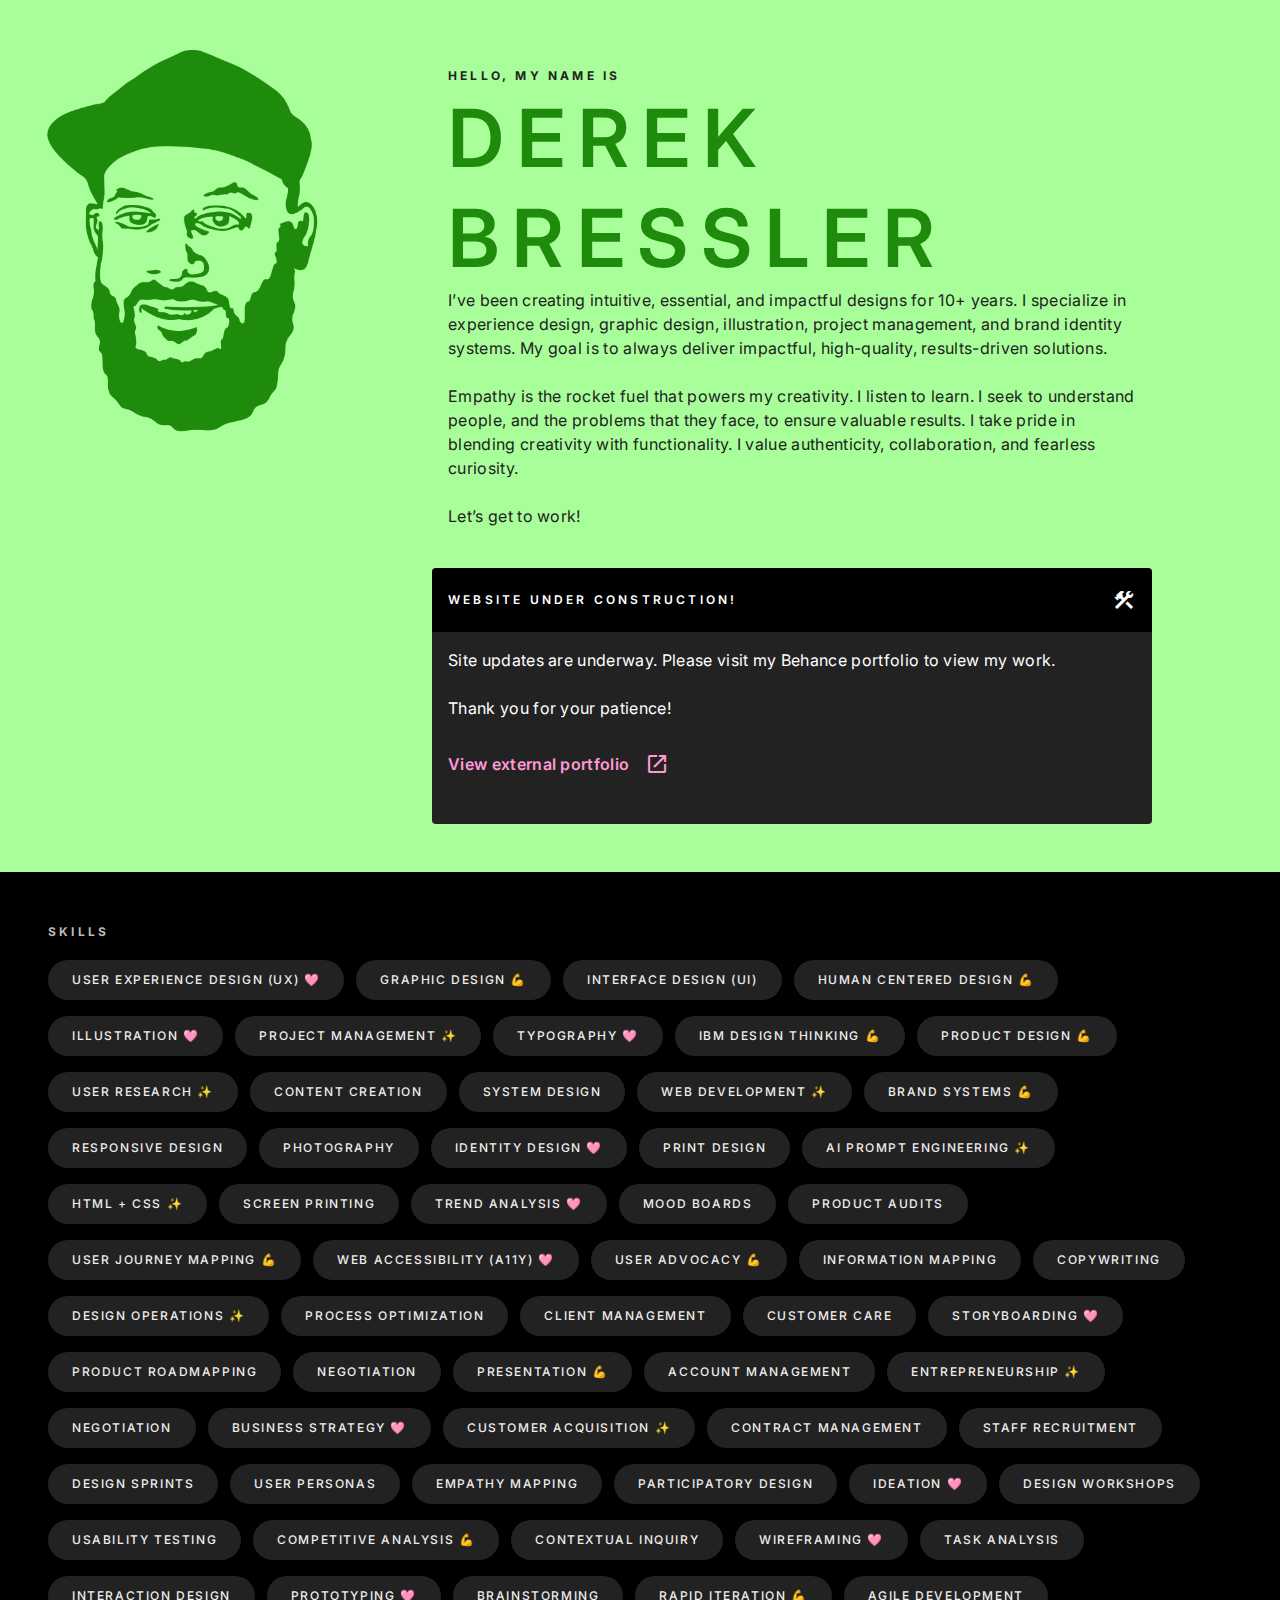
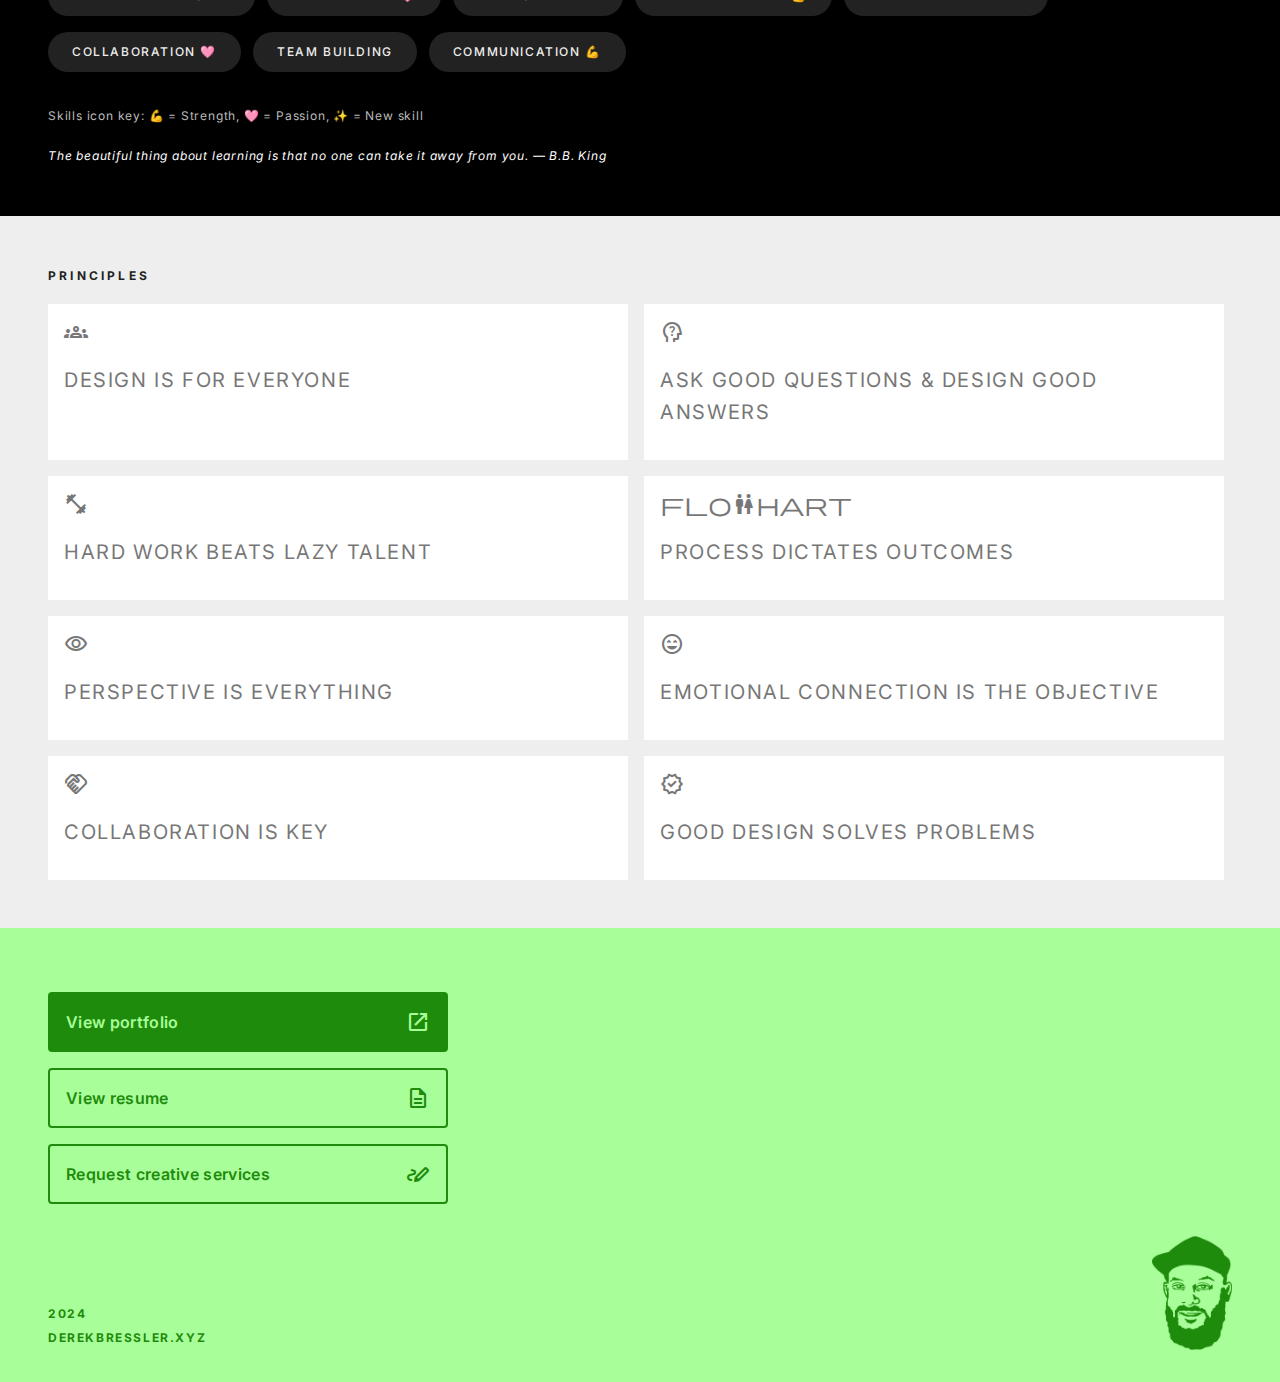
<file: index.html>
<!DOCTYPE html>

<html lang="en">

<head>

    <meta charset="UTF-8">
    <!-- browser page title -->
    <title>DB XYZ</title>
    <!-- browser page icon -->
    <link rel="icon" href="imgs/favicon.ico" type="image/x-icon">
    <!-- css -->
    <link rel="stylesheet" href="styles/xyz.css">
    <!-- google fonts -->
    <link rel="preconnect" href="https://fonts.googleapis.com">
    <link rel="preconnect" href="https://fonts.gstatic.com" crossorigin>
    <link href="https://fonts.googleapis.com/css2?family=Inter:ital,opsz,wght@0,14..32,100..900;1,14..32,100..900&display=swap" rel="stylesheet">
    <!-- google material icons -->
    <link href="https://fonts.googleapis.com/css2?family=Material+Symbols+Outlined&display=block" rel="stylesheet">
    <!-- meta site info -->
    <meta name="viewport" content="width=device-width, initial-scale=1.0">
    <meta name="author" content="Derek Bressler">
    <meta name="description" content="Personal website for Derek Bressler, creative professional, UX designer, illustrator, brand identity designer">
    <meta name="keywords" content="HTML, CSS, JavaScript, poertfolio, design, illustration, creative professional, Derek Bressler">

</head>

<body>

    <!-- intro -->
    <div class="intro xs">

        <div class="intro_img_container xs">
            <img src="imgs/DB-face-lrg.png" alt="illustration of Derek wearing a hat">
        </div>

        <div class="intro_content_container xs">

            <div class="intro_txt_container xs">

                <p class="section_txt">Hello, my name is</p>
                
                <p class="title_txt xs">
                    DEREK
                    <br> 
                    BRESSLER
                </p>
                    
                <p>
                    I’ve been creating intuitive, essential, and impactful designs for 10+ years. I specialize in experience design, graphic design, illustration, project management, and brand identity systems. My goal is to always deliver impactful, high-quality, results-driven solutions. 
                    <br>
                    <br>
                    Empathy is the rocket fuel that powers my creativity. I listen to learn. I seek to understand people, and the problems that they face, to ensure valuable results. I take pride in blending creativity with functionality. I value authenticity, collaboration, and fearless curiosity. 
                    <br>
                    <br>
                    Let’s get to work!
                    <br>
                    <br>
                </p>
    
            </div>

            <!-- alert -->
            <div class="inline_alert">
    
                <div class="alert_title">

                    <p class="alert_txt_title">Website under construction!</p>

                    <span class="material-symbols-outlined">construction</span>

                </div>

                <div class="alert_body">

                    <p class="alert_txt">
                        Site updates are underway. Please visit my Behance portfolio to view my work.
                        <br><br>
                        Thank you for your patience!
                    </p>

                    <a href="https://www.behance.net/dbressler" class="btn link melon">
                        View external portfolio
                        <span class="material-symbols-outlined">open_in_new</span>
                    </a>

                </div>

            </div>

        </div>

    </div>

    <div class="intro def"> 

        <div class="intro_img_container">
            <img src="imgs/DB-face-lrg.png" alt="illustration of Derek wearing a hat">
        </div>

        <div class="vertical_bar"></div>

        <div class="intro_content_container">

            <div class="intro_txt_container">

                <p class="section_txt">Hello, my name is</p>
                
                <p class="title_txt">
                    DEREK
                    <br> 
                    BRESSLER
                </p>
                    
                <p>
                    I’ve been creating intuitive, essential, and impactful designs for 10+ years. I specialize in experience design, graphic design, illustration, project management, and brand identity systems. My goal is to always deliver impactful, high-quality, results-driven solutions. 
                    <br>
                    <br>
                    Empathy is the rocket fuel that powers my creativity. I listen to learn. I seek to understand people, and the problems that they face, to ensure valuable results. I take pride in blending creativity with functionality. I value authenticity, collaboration, and fearless curiosity. 
                    <br>
                    <br>
                    Let’s get to work!
                    <br>
                    <br>
                </p>
    
            </div>

            <!-- alert -->
            <div class="inline_alert">
    
                <div class="alert_title">

                    <p class="alert_txt_title">Website under construction!</p>

                    <span class="material-symbols-outlined">construction</span>

                </div>

                <div class="alert_body">

                    <p class="alert_txt">
                        Site updates are underway. Please visit my Behance portfolio to view my work.
                        <br><br>
                        Thank you for your patience!
                    </p>

                    <a href="https://www.behance.net/dbressler" class="btn link melon">
                        View external portfolio
                        <span class="material-symbols-outlined">open_in_new</span>
                    </a>

                </div>

            </div>

        </div>

    </div>

    <div class="intro xl">

        <div class="intro_img_container xl">
            <img src="imgs/DB-face-lrg.png" alt="illustration of Derek wearing a hat">
        </div>

        <div class="vertical_bar xl"></div>

        <div class="intro_content_container xl">

            <div class="intro_txt_container xl">

                <p class="section_txt">Hello, my name is</p>
                
                <p class="title_txt xl">
                    DEREK
                    <br> 
                    BRESSLER
                </p>
                    
                <p>
                    I’ve been creating intuitive, essential, and impactful designs for 10+ years. I specialize in experience design, graphic design, illustration, project management, and brand identity systems. My goal is to always deliver impactful, high-quality, results-driven solutions. 
                    <br>
                    <br>
                    Empathy is the rocket fuel that powers my creativity. I listen to learn. I seek to understand people, and the problems that they face, to ensure valuable results. I take pride in blending creativity with functionality. I value authenticity, collaboration, and fearless curiosity. 
                    <br>
                    <br>
                    Let’s get to work!
                    <br>
                    <br>
                </p>
    
            </div>

            <!-- alert -->
            <div class="inline_alert">
    
                <div class="alert_title">

                    <p class="alert_txt_title">Website under construction!</p>

                    <span class="material-symbols-outlined">construction</span>

                </div>

                <div class="alert_body">

                    <p class="alert_txt">
                        Site updates are underway. Please visit my Behance portfolio to view my work.
                        <br><br>
                        Thank you for your patience!
                    </p>

                    <a href="https://www.behance.net/dbressler" class="btn link melon">
                        View external portfolio
                        <span class="material-symbols-outlined">open_in_new</span>
                    </a>

                </div>

            </div>

        </div>

    </div>

    <!-- portfolio -->
    <!-- wip -->

    <!-- skills --> 

    <div class="skills_container_stacked">

        <p class="section_txt light">Skills</p> 

        <div class="skill_pill">
            <p class="skill_item">User Experience Design (UX) 🩷</p> 
        </div>

        <div class="skill_pill">
            <p class="skill_item">Graphic Design 💪</p> 
        </div>

        <div class="skill_pill">
            <p class="skill_item">Interface Design (UI)</p> 
        </div>

        <div class="skill_pill">
            <p class="skill_item">Human Centered Design 💪</p> 
        </div>

        <div class="skill_pill">
            <p class="skill_item">Illustration 🩷</p> 
        </div>

        <div class="skill_pill">
            <p class="skill_item">Project Management ✨</p> 
        </div>

        <div class="skill_pill">
            <p class="skill_item">Typography 🩷</p> 
        </div>

        <div class="skill_pill">
            <p class="skill_item">IBM Design Thinking 💪</p> 
        </div>

        <div class="skill_pill">
            <p class="skill_item">Product Design 💪</p> 
        </div>

        <div class="skill_pill">
            <p class="skill_item">User Research ✨</p> 
        </div>

        <div class="skill_pill">
            <p class="skill_item">Content Creation</p> 
        </div>

        <div class="skill_pill">
            <p class="skill_item">System Design</p> 
        </div>

        <div class="skill_pill">
            <p class="skill_item">Web Development ✨</p> 
        </div>

        <div class="skill_pill">
            <p class="skill_item">Brand Systems 💪</p> 
        </div>

        <div class="skill_pill">
            <p class="skill_item">Responsive design</p> 
        </div>

        <div class="skill_pill">
            <p class="skill_item">Photography</p> 
        </div>

        <div class="skill_pill">
            <p class="skill_item">Identity Design 🩷</p> 
        </div>

        <div class="skill_pill">
            <p class="skill_item">Print Design</p> 
        </div>

        <div class="skill_pill">
            <p class="skill_item">AI Prompt Engineering ✨</p> 
        </div>

        <div class="skill_pill">
            <p class="skill_item">HTML + CSS ✨</p> 
        </div>

        <div class="skill_pill">
            <p class="skill_item">Screen printing</p> 
        </div>

        <div class="skill_pill">
            <p class="skill_item">Trend Analysis 🩷</p> 
        </div>

        <div class="skill_pill">
            <p class="skill_item">Mood boards</p> 
        </div>

        <div class="skill_pill">
            <p class="skill_item">Product Audits</p> 
        </div>

        <div class="skill_pill">
            <p class="skill_item">User journey mapping 💪</p> 
        </div>

        <div class="skill_pill">
            <p class="skill_item">Web Accessibility (A11Y) 🩷</p> 
        </div>

        <div class="skill_pill">
            <p class="skill_item">User advocacy 💪</p> 
        </div>

        <div class="skill_pill">
            <p class="skill_item">Information Mapping</p> 
        </div>

        <div class="skill_pill">
            <p class="skill_item">Copywriting</p> 
        </div>

        <div class="skill_pill">
            <p class="skill_item">Design Operations ✨</p> 
        </div>

        <div class="skill_pill">
            <p class="skill_item">Process Optimization</p> 
        </div>

        <div class="skill_pill">
            <p class="skill_item">Client management</p> 
        </div>

        <div class="skill_pill">
            <p class="skill_item">Customer care</p> 
        </div>

        <div class="skill_pill">
            <p class="skill_item">Storyboarding 🩷</p> 
        </div>

        <div class="skill_pill">
            <p class="skill_item">Product roadmapping</p> 
        </div>

        <div class="skill_pill">
            <p class="skill_item">Negotiation</p> 
        </div>

        <div class="skill_pill">
            <p class="skill_item">Presentation 💪</p> 
        </div>

        <div class="skill_pill">
            <p class="skill_item">Account management</p> 
        </div>

        <div class="skill_pill">
            <p class="skill_item">Entrepreneurship ✨</p> 
        </div>

        <div class="skill_pill">
            <p class="skill_item">Negotiation</p> 
        </div>

        <div class="skill_pill">
            <p class="skill_item">Business strategy 🩷</p> 
        </div>

        <div class="skill_pill">
            <p class="skill_item">Customer acquisition ✨</p> 
        </div>

        <div class="skill_pill">
            <p class="skill_item">Contract management</p> 
        </div>

        <div class="skill_pill">
            <p class="skill_item">Staff recruitment</p> 
        </div>

        <div class="skill_pill">
            <p class="skill_item">Design sprints</p> 
        </div>

        <div class="skill_pill">
            <p class="skill_item">User personas</p> 
        </div>

        <div class="skill_pill">
            <p class="skill_item">Empathy mapping</p> 
        </div>

        <div class="skill_pill">
            <p class="skill_item">Participatory design</p> 
        </div>

        <div class="skill_pill">
            <p class="skill_item">Ideation 🩷</p> 
        </div>

        <div class="skill_pill">
            <p class="skill_item">Design workshops</p> 
        </div>

        <div class="skill_pill">
            <p class="skill_item">Usability testing</p> 
        </div>

        <div class="skill_pill">
            <p class="skill_item">Competitive analysis 💪</p> 
        </div>

        <div class="skill_pill">
            <p class="skill_item">Contextual inquiry</p> 
        </div>

        <div class="skill_pill">
            <p class="skill_item">Wireframing 🩷</p> 
        </div>

        <div class="skill_pill">
            <p class="skill_item">Task analysis</p> 
        </div>

        <div class="skill_pill">
            <p class="skill_item">Interaction Design</p> 
        </div>

        <div class="skill_pill">
            <p class="skill_item">Prototyping 🩷</p> 
        </div>

        <div class="skill_pill">
            <p class="skill_item">Brainstorming</p> 
        </div>

        <div class="skill_pill">
            <p class="skill_item">Rapid iteration 💪</p> 
        </div>

        <div class="skill_pill">
            <p class="skill_item">Agile development</p> 
        </div>

        <div class="skill_pill">
            <p class="skill_item">Collaboration 🩷</p> 
        </div>

        <div class="skill_pill">
            <p class="skill_item">Team building</p> 
        </div>

        <div class="skill_pill">
            <p class="skill_item">Communication 💪</p> 
        </div>

        <p class="skill_key">
            Skills icon key: 💪 = Strength, 🩷 = Passion, ✨ = New skill
        </p>
        
        <p class="skill_quote">
            The beautiful thing about learning is that no one can take it away from you. — B.B. King
        </p>

    </div>

    <div class="skills_container_wide">

        <p class="section_txt light">Skills</p> 

        <div class="skill_pill">
            <p class="skill_item">User Experience Design (UX) 🩷</p> 
        </div>

        <div class="skill_pill">
            <p class="skill_item">Graphic Design 💪</p> 
        </div>

        <div class="skill_pill">
            <p class="skill_item">Interface Design (UI)</p> 
        </div>

        <div class="skill_pill">
            <p class="skill_item">Human Centered Design 💪</p> 
        </div>

        <div class="skill_pill">
            <p class="skill_item">Illustration 🩷</p> 
        </div>

        <div class="skill_pill">
            <p class="skill_item">Project Management ✨</p> 
        </div>

        <div class="skill_pill">
            <p class="skill_item">Typography 🩷</p> 
        </div>

        <div class="skill_pill">
            <p class="skill_item">IBM Design Thinking 💪</p> 
        </div>

        <div class="skill_pill">
            <p class="skill_item">Product Design 💪</p> 
        </div>

        <div class="skill_pill">
            <p class="skill_item">User Research ✨</p> 
        </div>

        <div class="skill_pill">
            <p class="skill_item">Content Creation</p> 
        </div>

        <div class="skill_pill">
            <p class="skill_item">System Design</p> 
        </div>

        <div class="skill_pill">
            <p class="skill_item">Web Development ✨</p> 
        </div>

        <div class="skill_pill">
            <p class="skill_item">Brand Systems 💪</p> 
        </div>

        <div class="skill_pill">
            <p class="skill_item">Responsive design</p> 
        </div>

        <div class="skill_pill">
            <p class="skill_item">Photography</p> 
        </div>

        <div class="skill_pill">
            <p class="skill_item">Identity Design 🩷</p> 
        </div>

        <div class="skill_pill">
            <p class="skill_item">Print Design</p> 
        </div>

        <div class="skill_pill">
            <p class="skill_item">AI Prompt Engineering ✨</p> 
        </div>

        <div class="skill_pill">
            <p class="skill_item">HTML + CSS ✨</p> 
        </div>

        <div class="skill_pill">
            <p class="skill_item">Screen printing</p> 
        </div>

        <div class="skill_pill">
            <p class="skill_item">Trend Analysis 🩷</p> 
        </div>

        <div class="skill_pill">
            <p class="skill_item">Mood boards</p> 
        </div>

        <div class="skill_pill">
            <p class="skill_item">Product Audits</p> 
        </div>

        <div class="skill_pill">
            <p class="skill_item">User journey mapping 💪</p> 
        </div>

        <div class="skill_pill">
            <p class="skill_item">Web Accessibility (A11Y) 🩷</p> 
        </div>

        <div class="skill_pill">
            <p class="skill_item">User advocacy 💪</p> 
        </div>

        <div class="skill_pill">
            <p class="skill_item">Information Mapping</p> 
        </div>

        <div class="skill_pill">
            <p class="skill_item">Copywriting</p> 
        </div>

        <div class="skill_pill">
            <p class="skill_item">Design Operations ✨</p> 
        </div>

        <div class="skill_pill">
            <p class="skill_item">Process Optimization</p> 
        </div>

        <div class="skill_pill">
            <p class="skill_item">Client management</p> 
        </div>

        <div class="skill_pill">
            <p class="skill_item">Customer care</p> 
        </div>

        <div class="skill_pill">
            <p class="skill_item">Storyboarding 🩷</p> 
        </div>

        <div class="skill_pill">
            <p class="skill_item">Product roadmapping</p> 
        </div>

        <div class="skill_pill">
            <p class="skill_item">Negotiation</p> 
        </div>

        <div class="skill_pill">
            <p class="skill_item">Presentation 💪</p> 
        </div>

        <div class="skill_pill">
            <p class="skill_item">Account management</p> 
        </div>

        <div class="skill_pill">
            <p class="skill_item">Entrepreneurship ✨</p> 
        </div>

        <div class="skill_pill">
            <p class="skill_item">Negotiation</p> 
        </div>

        <div class="skill_pill">
            <p class="skill_item">Business strategy 🩷</p> 
        </div>

        <div class="skill_pill">
            <p class="skill_item">Customer acquisition ✨</p> 
        </div>

        <div class="skill_pill">
            <p class="skill_item">Contract management</p> 
        </div>

        <div class="skill_pill">
            <p class="skill_item">Staff recruitment</p> 
        </div>

        <div class="skill_pill">
            <p class="skill_item">Design sprints</p> 
        </div>

        <div class="skill_pill">
            <p class="skill_item">User personas</p> 
        </div>

        <div class="skill_pill">
            <p class="skill_item">Empathy mapping</p> 
        </div>

        <div class="skill_pill">
            <p class="skill_item">Participatory design</p> 
        </div>

        <div class="skill_pill">
            <p class="skill_item">Ideation 🩷</p> 
        </div>

        <div class="skill_pill">
            <p class="skill_item">Design workshops</p> 
        </div>

        <div class="skill_pill">
            <p class="skill_item">Usability testing</p> 
        </div>

        <div class="skill_pill">
            <p class="skill_item">Competitive analysis 💪</p> 
        </div>

        <div class="skill_pill">
            <p class="skill_item">Contextual inquiry</p> 
        </div>

        <div class="skill_pill">
            <p class="skill_item">Wireframing 🩷</p> 
        </div>

        <div class="skill_pill">
            <p class="skill_item">Task analysis</p> 
        </div>

        <div class="skill_pill">
            <p class="skill_item">Interaction Design</p> 
        </div>

        <div class="skill_pill">
            <p class="skill_item">Prototyping 🩷</p> 
        </div>

        <div class="skill_pill">
            <p class="skill_item">Brainstorming</p> 
        </div>

        <div class="skill_pill">
            <p class="skill_item">Rapid iteration 💪</p> 
        </div>

        <div class="skill_pill">
            <p class="skill_item">Agile development</p> 
        </div>

        <div class="skill_pill">
            <p class="skill_item">Collaboration 🩷</p> 
        </div>

        <div class="skill_pill">
            <p class="skill_item">Team building</p> 
        </div>

        <div class="skill_pill">
            <p class="skill_item">Communication 💪</p> 
        </div>

        <p class="skill_key">
            Skills icon key: 💪 = Strength, 🩷 = Passion, ✨ = New skill
        </p>
        
        <p class="skill_quote">
            The beautiful thing about learning is that no one can take it away from you. — B.B. King
        </p>

    </div>

    <!-- priciples -->
    


    <div class="principles">

        <p class="section_txt">Principles</p>

        <div class="principles_container xs">
    
            <div class="principle xs">
                <span class="material-symbols-outlined">groups</span>
                <p class="principle_txt xs">Design is for everyone</p> 
            </div>
    
            <div class="principle xs">
                <span class="material-symbols-outlined">psychology_alt</span>
                <p class="principle_txt xs">Ask good questions & design good answers</p> 
            </div>
    
            <div class="principle xs">
                <span class="material-symbols-outlined">fitness_center</span>
                <p class="principle_txt xs">Hard work beats lazy talent</p> 
            </div>
    
            <div class="principle xs">
                <span class="material-symbols-outlined">flowchart</span>
                <p class="principle_txt xs">Process dictates outcomes</p> 
            </div>
    
            <div class="principle xs">
                <span class="material-symbols-outlined">visibility</span>
                <p class="principle_txt xs">Perspective is everything</p> 
            </div>
    
            <div class="principle xs">
                <span class="material-symbols-outlined">sentiment_very_satisfied</span>
                <p class="principle_txt xs">Emotional connection is the objective</p> 
            </div>
    
            <div class="principle xs">
                <span class="material-symbols-outlined">handshake</span>
                <p class="principle_txt xs">Collaboration is key</p> 
            </div>
    
            <div class="principle xs">
                <span class="material-symbols-outlined">verified</span>
                <p class="principle_txt xs">Good design solves problems</p> 
            </div>
    
        </div>

        <div class="principles_container def">
    
            <div class="principle def">
                <span class="material-symbols-outlined">groups</span>
                <p class="principle_txt def">Design is for everyone</p> 
            </div>
    
            <div class="principle def">
                <span class="material-symbols-outlined">psychology_alt</span>
                <p class="principle_txt def">Ask good questions & design good answers</p> 
            </div>
    
            <div class="principle def">
                <span class="material-symbols-outlined">fitness_center</span>
                <p class="principle_txt def">Hard work beats lazy talent</p> 
            </div>
    
            <div class="principle def">
                <span class="material-symbols-outlined">flowchart</span>
                <p class="principle_txt def">Process dictates outcomes</p> 
            </div>
    
            <div class="principle def">
                <span class="material-symbols-outlined">visibility</span>
                <p class="principle_txt def">Perspective is everything</p> 
            </div>
    
            <div class="principle def">
                <span class="material-symbols-outlined">sentiment_very_satisfied</span>
                <p class="principle_txt def">Emotional connection is the objective</p> 
            </div>
    
            <div class="principle def">
                <span class="material-symbols-outlined">handshake</span>
                <p class="principle_txt def">Collaboration is key</p> 
            </div>
    
            <div class="principle def">
                <span class="material-symbols-outlined">verified</span>
                <p class="principle_txt def">Good design solves problems</p> 
            </div>
    
        </div>

        <div class="principles_container xl">

            <div class="principle xl">
                <span class="material-symbols-outlined">groups</span>
                <p class="principle_txt xl">Design is for everyone</p> 
            </div>
    
            <div class="principle xl">
                <span class="material-symbols-outlined">psychology_alt</span>
                <p class="principle_txt xl">Ask good questions & design good answers</p> 
            </div>
    
            <div class="principle xl">
                <span class="material-symbols-outlined">fitness_center</span>
                <p class="principle_txt xl">Hard work beats lazy talent</p> 
            </div>
    
            <div class="principle xl">
                <span class="material-symbols-outlined">flowchart</span>
                <p class="principle_txt xl">Process dictates outcomes</p> 
            </div>
    
            <div class="principle xl">
                <span class="material-symbols-outlined">visibility</span>
                <p class="principle_txt xl">Perspective is everything</p> 
            </div>
    
            <div class="principle xl">
                <span class="material-symbols-outlined">sentiment_very_satisfied</span>
                <p class="principle_txt xl">Emotional connection is the objective</p> 
            </div>
    
            <div class="principle xl">
                <span class="material-symbols-outlined">handshake</span>
                <p class="principle_txt xl">Collaboration is key</p> 
            </div>
    
            <div class="principle xl">
                <span class="material-symbols-outlined">verified</span>
                <p class="principle_txt xl">Good design solves problems</p> 
            </div>
    
        </div>

    </div>

   

    <!-- footer -->
    <footer>

        <div class="links_container xs">

            <a href="https://www.behance.net/dbressler" class="btn fixed solid">
                View portfolio
                <span class="material-symbols-outlined">open_in_new</span>
            </a>

            <a href="resume.html" class="btn fixed outline">
                View resume
                <span class="material-symbols-outlined">description</span>
            </a> 

            <a href="https://forms.gle/qPWbSszZihrmts6C7" class="btn fixed outline">
                Request creative services
                <span class="material-symbols-outlined">stylus_note</span>
            </a>

        </div>

        <div class="links_container def">

            <a href="https://www.behance.net/dbressler" class="btn fixed solid">
                View portfolio
                <span class="material-symbols-outlined">open_in_new</span>
            </a>

            <a href="resume.html" class="btn fixed outline">
                View resume
                <span class="material-symbols-outlined">description</span>
            </a> 

            <a href="https://forms.gle/qPWbSszZihrmts6C7" class="btn fixed outline">
                Request creative services
                <span class="material-symbols-outlined">stylus_note</span>
            </a>

        </div>

        <div class="links_container xl">

            <a href="https://www.behance.net/dbressler" class="btn fixed solid">
                View portfolio
                <span class="material-symbols-outlined">open_in_new</span>
            </a>

            <a href="resume.html" class="btn fixed outline">
                View resume
                <span class="material-symbols-outlined">description</span>
            </a> 

            <a href="https://forms.gle/qPWbSszZihrmts6C7" class="btn fixed outline">
                Request creative services
                <span class="material-symbols-outlined">stylus_note</span>
            </a>

        </div>

        <div class="footer_site_details xs">

            <div class="footer_img_container xs">
                <img src="imgs/DB-face-cropped.png" alt="derek in a hat">
            </div>

            <p class="details_text xs">2024 <br> derekbressler.xyz</p>

        </div>

        <div class="footer_site_details def">

            <p class="details_text def">2024 <br> derekbressler.xyz</p>

            <div class="footer_img_container def">
                <img src="imgs/DB-face-cropped.png" alt="derek in a hat">
            </div>

        </div>

    </footer>

</body>

</html>
</file>
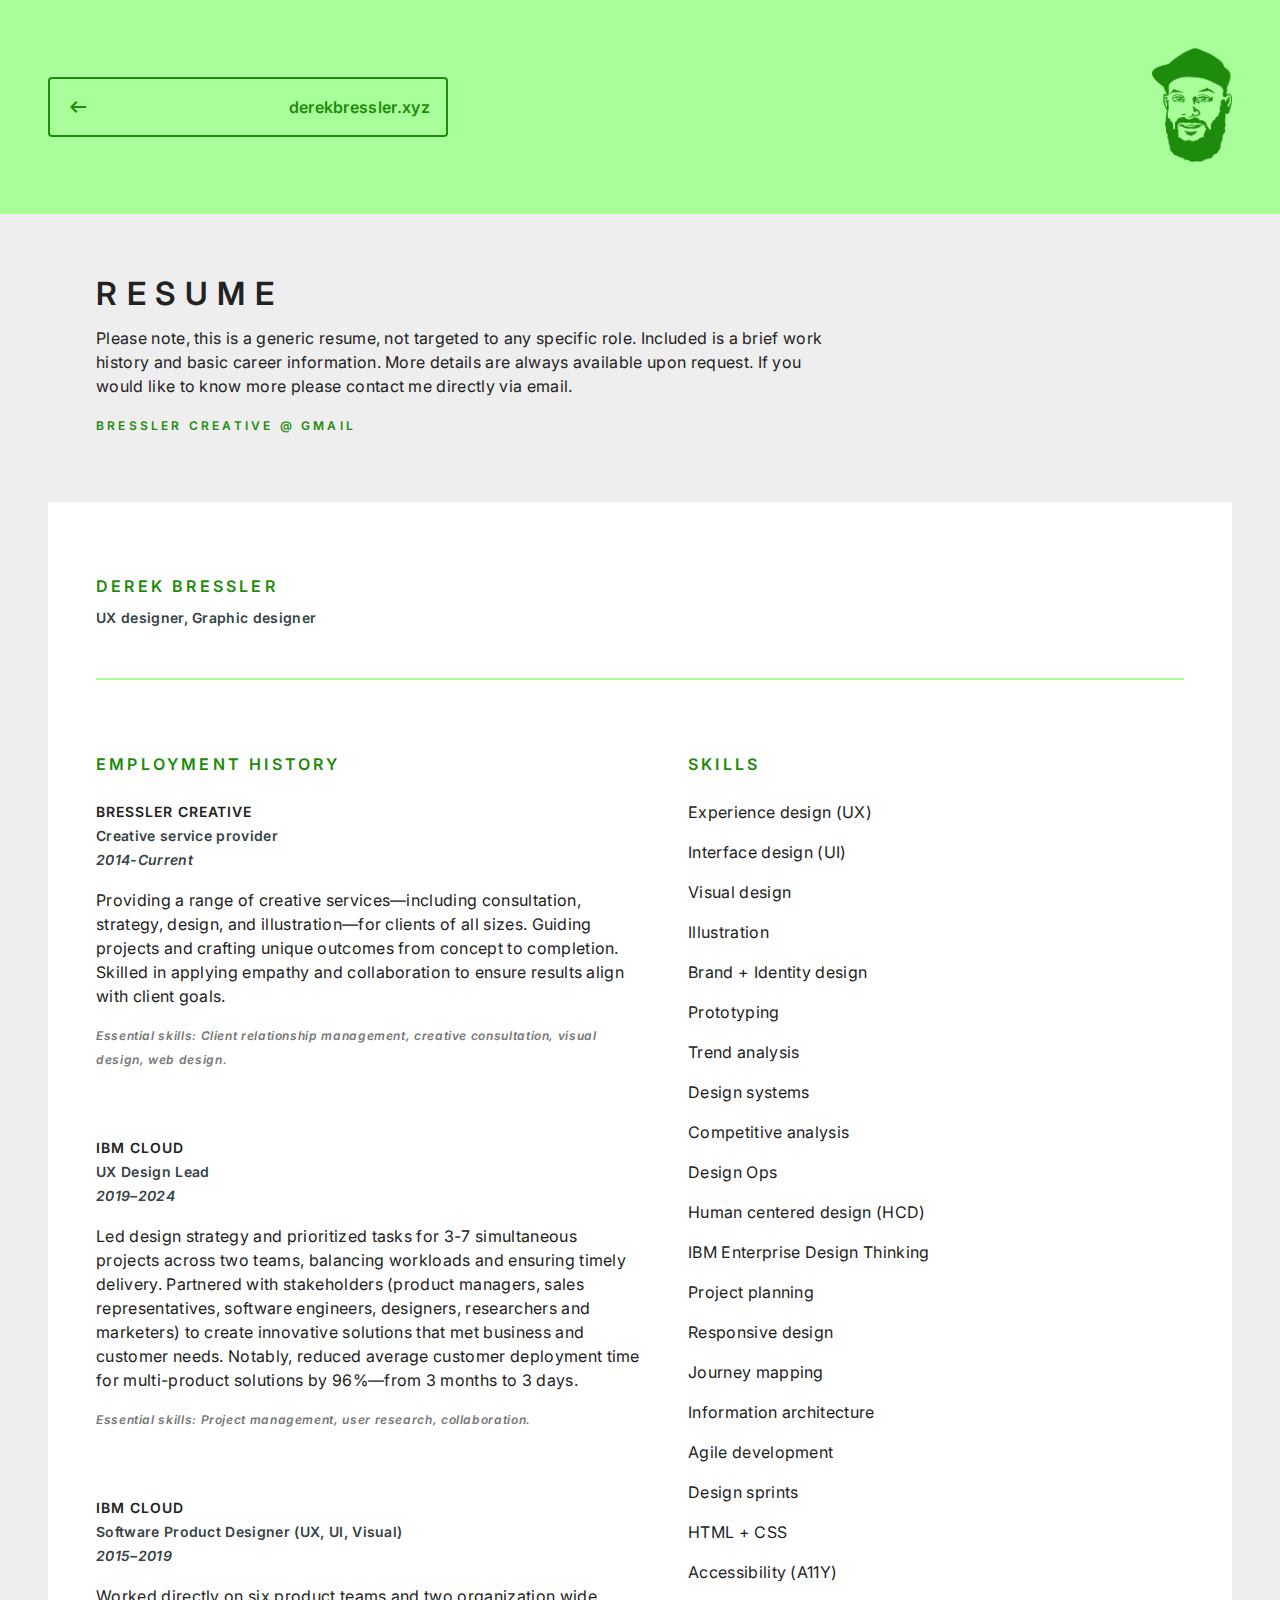
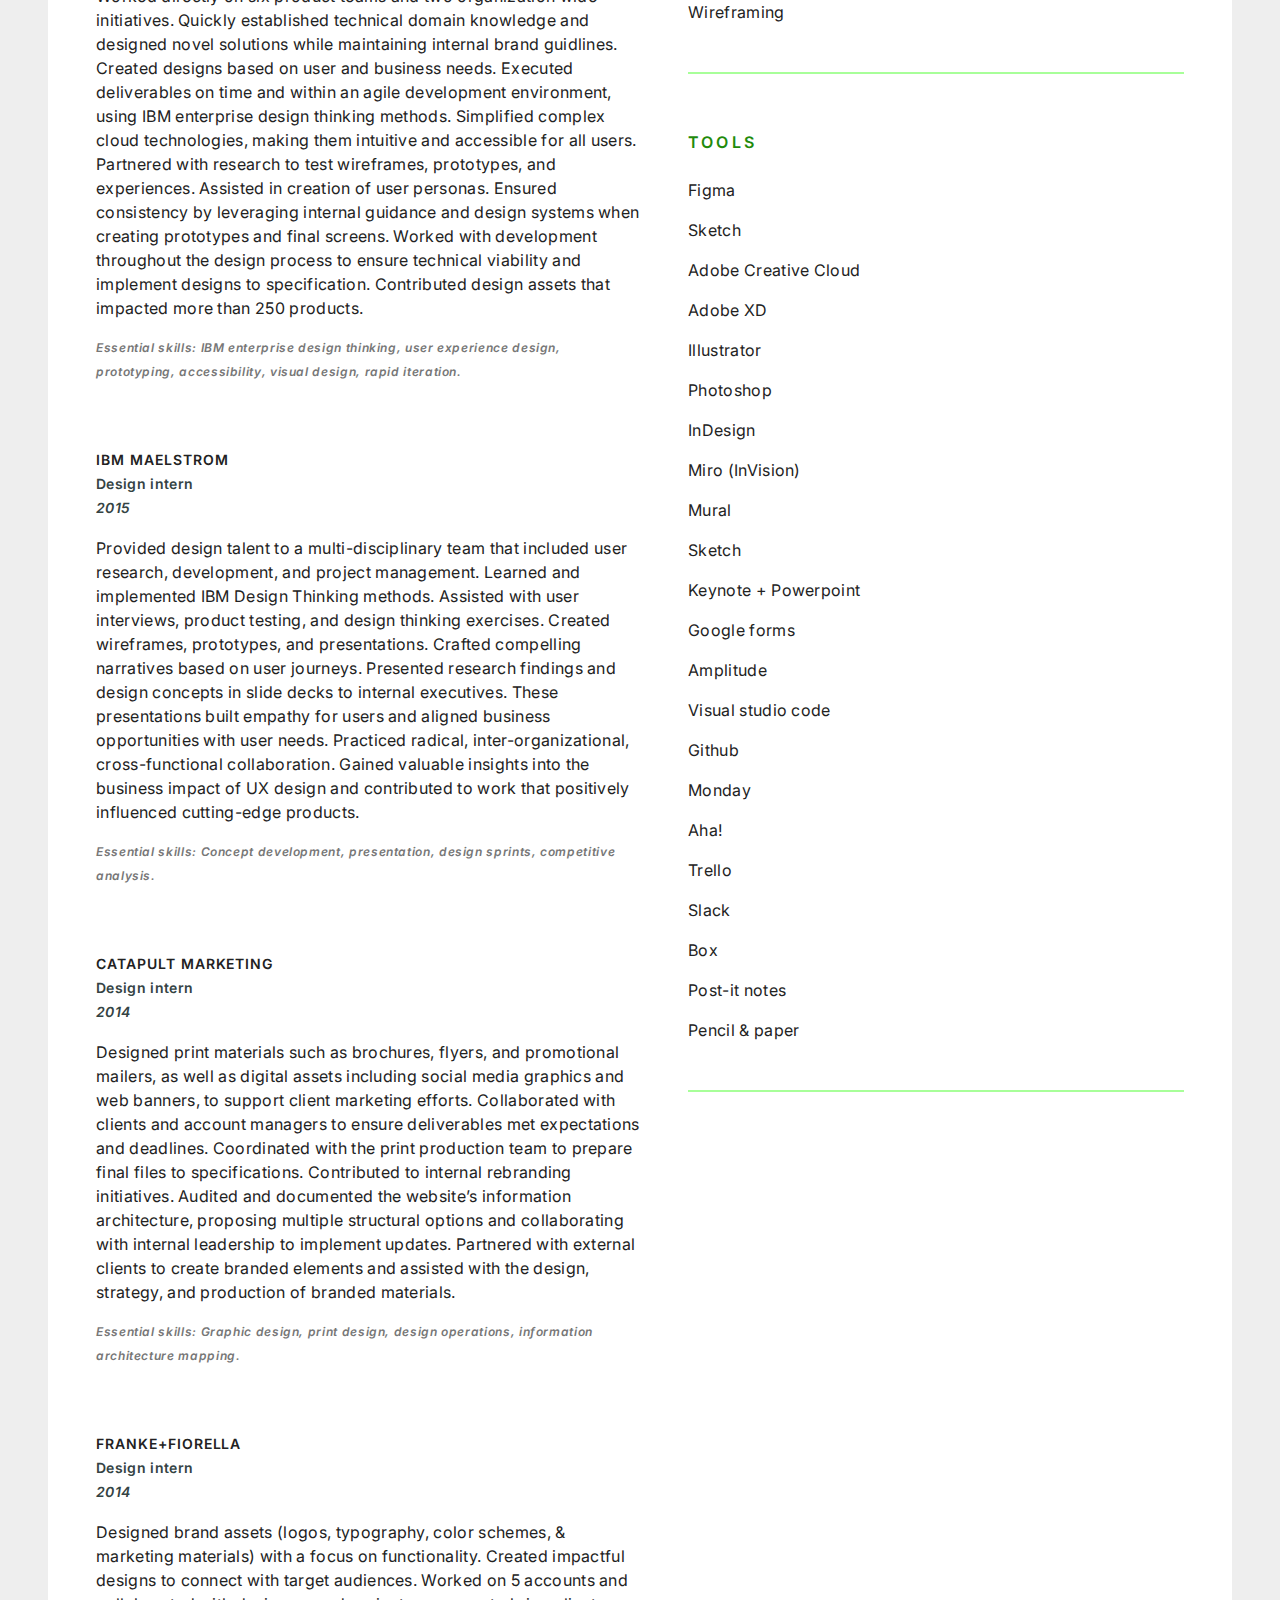
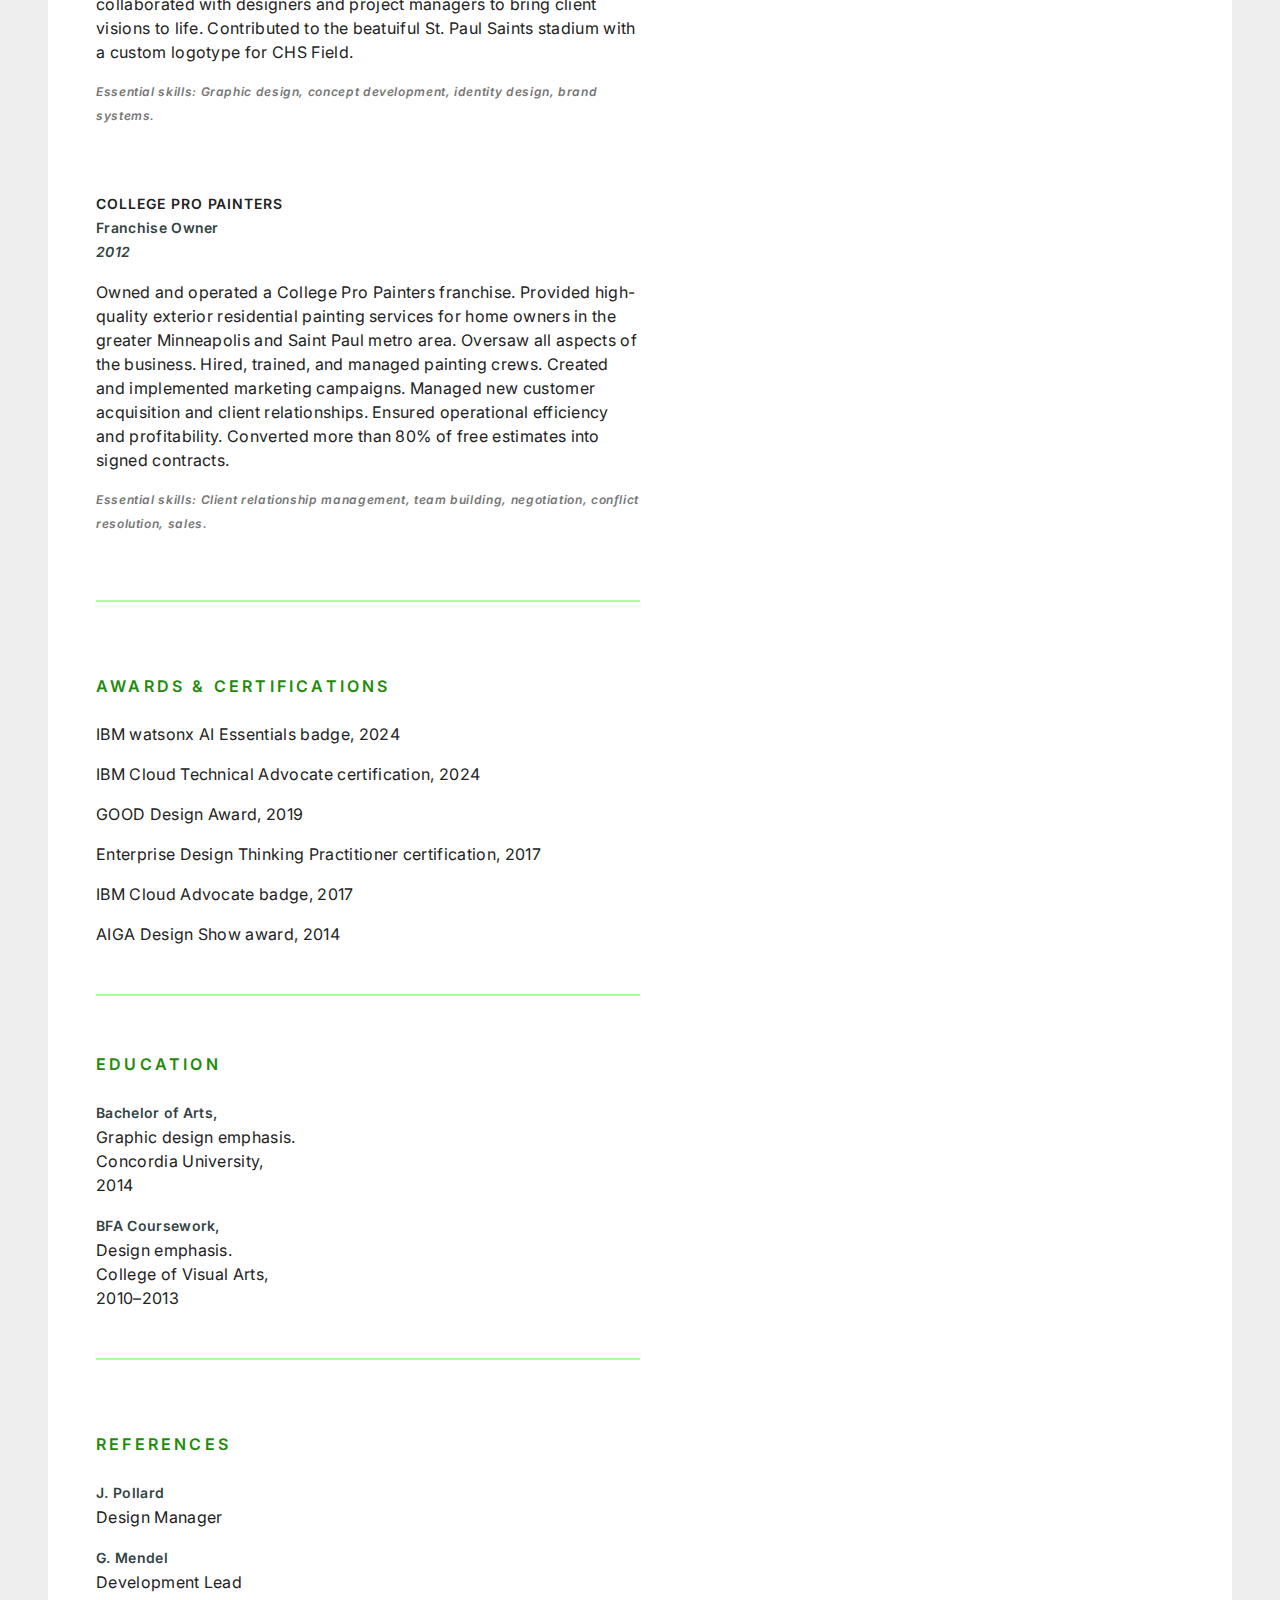
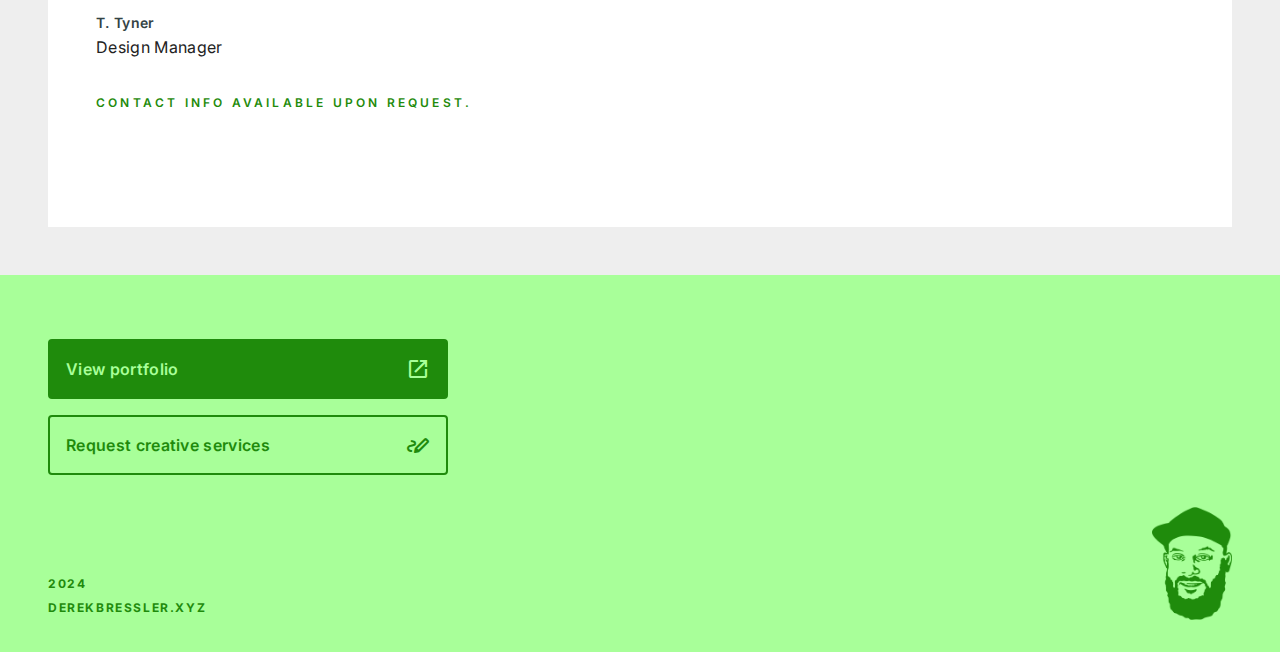
<file: resume.html>
<!DOCTYPE html>

<html lang="en">

<head>

    <meta charset="UTF-8">
    <!-- browser page title -->
    <title>Resume</title>
    <!-- browser page icon -->
    <link rel="icon" href="imgs/favicon.ico" type="image/x-icon">
    <!-- css -->
    <link rel="stylesheet" href="styles/xyz.css">
    <!-- google fonts -->
    <link rel="preconnect" href="https://fonts.googleapis.com">
    <link rel="preconnect" href="https://fonts.gstatic.com" crossorigin>
    <link href="https://fonts.googleapis.com/css2?family=Inter:ital,opsz,wght@0,14..32,100..900;1,14..32,100..900&display=swap" rel="stylesheet">
    <!-- google material icons -->
    <link href="https://fonts.googleapis.com/css2?family=Material+Symbols+Outlined&display=block" rel="stylesheet">
    <!-- meta site info -->
    <meta name="viewport" content="width=device-width, initial-scale=1.0">
    <meta name="author" content="Derek Bressler">
    <meta name="description" content="Personal website for Derek Bressler, creative professional, UX designer, illustrator, brand identity designer">
    <meta name="keywords" content="HTML, CSS, JavaScript, poertfolio, design, illustration, creative professional, Derek Bressler">

</head>

<body class="alt_pg">

    <div class="details header xs">

        <div class="header_img_container">
            <img src="imgs/DB-face-cropped.png" alt="derek in a hat">
        </div>

        <div class="header_btn_container">

            <a href="index.html" class="btn fixed outline">
                <span class="material-symbols-outlined">arrow_left_alt</span>
                derekbressler.xyz
            </a>

        </div>
        
    </div>

    <div class="details header def">

        <div class="header_btn_container">

            <a href="index.html" class="btn fixed outline">
                <span class="material-symbols-outlined">arrow_left_alt</span>
                derekbressler.xyz
            </a>

            <div class="header_img_container">
                <img src="imgs/DB-face-cropped.png" alt="derek in a hat">
            </div>

        </div>
        
    </div>

    <div class="resume">

        <div class="resume_note">

            <p class="resume_txt title">
                Resume
            </p>
    
            <p class="resume_txt body">
                Please note, this is a generic resume, not targeted to any specific role. 
                Included is a brief work history and basic career information. More details are always available upon request. 
                If you would like to know more please contact me directly via email.
            </p>
    
            <p class="resume_txt note">
                bressler creative @ gmail
            </p>

        </div>

        <div class="resume_container">

            <div class="resume_column_1">

                <p class="resume_txt section">Derek Bressler</p> 

                <p class="resume_txt emphasis">
                    UX designer, Graphic designer
                </p>

                <div class="resume_spacer fortyeight"></div>

                <div class="resume_divider"></div>

            </div>

            <div class="resume_column_2">

                <p class="resume_txt section">EMPLOYMENT HISTORY</p>

                <div class="resume_spacer sixteen"></div>

                <p class="resume_txt emphasis caps">
                    Bressler Creative
                </p> 

                <p class="resume_txt emphasis">
                    Creative service provider
                </p> 

                <p class="resume_txt emphasis italic">
                    2014-Current
                </p> 

                <div class="resume_spacer sixteen"></div>

                <p>
                    Providing a range of creative services—including consultation, 
                    strategy, design, and illustration—for clients of all sizes. 
                    Guiding projects and crafting unique outcomes from concept to completion. 
                    Skilled in applying empathy and collaboration to ensure results align with client goals. 
                </p>

                <p class="resume_txt essential_skills">
                    Essential skills: Client relationship management, creative consultation, visual design, web design.
                </p>

                <div class="resume_spacer fortyeight"></div>
                
                <p class="resume_txt emphasis caps">
                    IBM Cloud
                </p> 

                <p class="resume_txt emphasis">
                    UX Design Lead
                </p> 

                <p class="resume_txt emphasis italic">
                    2019–2024
                </p> 

                <div class="resume_spacer sixteen"></div>

                <p>
                    Led design strategy and prioritized tasks for 3-7 simultaneous projects across two
                    teams, balancing workloads and ensuring timely delivery. Partnered with stakeholders
                    (product managers, sales representatives, software engineers, designers, researchers
                    and marketers) to create innovative solutions that met business and customer needs.
                    Notably, reduced average customer deployment time for multi-product solutions by
                    96%—from 3 months to 3 days.
                </p>

                <p class="resume_txt essential_skills">
                    Essential skills: Project management, user research, collaboration.
                </p>

                <div class="resume_spacer fortyeight"></div>

                <p class="resume_txt emphasis caps">
                    IBM Cloud
                </p> 

                <p class="resume_txt emphasis">
                    Software Product Designer (UX, UI, Visual)
                </p> 

                <p class="resume_txt emphasis italic">
                    2015–2019
                </p> 

                <div class="resume_spacer sixteen"></div>

                <p>
                    Worked directly on six product teams and two organization wide initiatives. 
                    Quickly established technical domain knowledge and designed novel solutions while maintaining internal brand guidlines. 
                    Created designs based on user and business needs. Executed deliverables on time and within an agile development environment, 
                    using IBM enterprise design thinking methods. Simplified complex cloud technologies, making them intuitive and accessible for all users. 
                    Partnered with research to test wireframes, prototypes, and experiences. Assisted in creation of user personas. 
                    Ensured consistency by leveraging internal guidance and design systems when creating prototypes and final screens. Worked
                    with development throughout the design process to ensure technical viability and implement designs to specification.
                    Contributed design assets that impacted more than 250 products. 
                </p>

                <p class="resume_txt essential_skills">
                    Essential skills: IBM enterprise design thinking, user experience design, prototyping, accessibility, visual design, rapid iteration.
                </p>

                <div class="resume_spacer fortyeight"></div>

                <p class="resume_txt emphasis caps">
                    IBM Maelstrom
                </p> 

                <p class="resume_txt emphasis">
                    Design intern
                </p> 

                <p class="resume_txt emphasis italic">
                    2015
                </p> 

                <div class="resume_spacer sixteen"></div>

                <p>
                    Provided design talent to a multi-disciplinary team that included user research, development, and project management. 
                    Learned and implemented IBM Design Thinking methods. Assisted with user interviews, product testing, and design thinking exercises. 
                    Created wireframes, prototypes, and presentations. Crafted compelling narratives based on user journeys. 
                    Presented research findings and design concepts in slide decks to internal executives. 
                    These presentations built empathy for users and aligned business opportunities with user needs. Practiced radical, inter-organizational, cross-functional collaboration. 
                    Gained valuable insights into the business impact of UX design and contributed to work that positively influenced cutting-edge products. 
                </p>

                <p class="resume_txt essential_skills">
                    Essential skills: Concept development, presentation, design sprints, competitive analysis.
                </p>

                <div class="resume_spacer fortyeight"></div>

                <p class="resume_txt emphasis caps">
                    Catapult Marketing
                </p> 

                <p class="resume_txt emphasis">
                    Design intern
                </p> 

                <p class="resume_txt emphasis italic">
                    2014
                </p> 

                <div class="resume_spacer sixteen"></div>

                <p>
                    Designed print materials such as brochures, flyers, and promotional mailers, as well as digital assets 
                    including social media graphics and web banners, to support client marketing efforts. Collaborated with 
                    clients and account managers to ensure deliverables met expectations and deadlines. Coordinated with the 
                    print production team to prepare final files to specifications. Contributed to internal rebranding initiatives. 
                    Audited and documented the website’s information architecture, proposing multiple structural options and 
                    collaborating with internal leadership to implement updates. Partnered with external clients to create branded 
                    elements and assisted with the design, strategy, and production of branded materials. 
                </p>

                <p class="resume_txt essential_skills">
                    Essential skills: Graphic design, print design, design operations, information architecture mapping.
                </p>

                <div class="resume_spacer fortyeight"></div>

                <p class="resume_txt emphasis caps">
                    Franke+Fiorella
                </p> 

                <p class="resume_txt emphasis">
                    Design intern
                </p> 

                <p class="resume_txt emphasis italic">
                    2014
                </p> 

                <div class="resume_spacer sixteen"></div>

                <p>
                    Designed brand assets (logos, typography, color schemes, & marketing materials) with
                    a focus on functionality. Created impactful designs to connect with target audiences. 
                    Worked on 5 accounts and collaborated with designers and project managers to bring client 
                    visions to life. Contributed to the beatuiful St. Paul Saints stadium with a custom logotype for CHS Field.
                </p>

                <p class="resume_txt essential_skills">
                    Essential skills: Graphic design, concept development, identity design, brand systems.
                </p>

                <div class="resume_spacer fortyeight"></div>

                <p class="resume_txt emphasis caps">
                    College Pro Painters
                </p> 

                <p class="resume_txt emphasis">
                    Franchise Owner 
                </p> 

                <p class="resume_txt emphasis italic">
                    2012
                </p> 

                <div class="resume_spacer sixteen"></div>

                <p>
                    Owned and operated a College Pro Painters franchise. 
                    Provided high-quality exterior residential painting services for home owners 
                    in the greater Minneapolis and Saint Paul metro area. Oversaw all aspects of 
                    the business. Hired, trained, and managed painting crews. Created and implemented 
                    marketing campaigns. Managed new customer acquisition and client relationships. 
                    Ensured operational efficiency and profitability. Converted more than 80% of free 
                    estimates into signed contracts. 
                </p>

                <p class="resume_txt essential_skills">
                    Essential skills: Client relationship management, team building, negotiation, conflict resolution, sales.
                </p>

                <div class="resume_spacer fortyeight"></div>

                <div class="resume_divider"></div>

            </div>

            <div class="resume_column_3">

                <p class="resume_txt section">Skills</p>

                <div class="resume_spacer sixteen"></div>

                <p>Experience design (UX)</p>

                <div class="resume_spacer sixteen"></div>

                <p>Interface design (UI)</p>

                <div class="resume_spacer sixteen"></div>

                <p>Visual design</p> 

                <div class="resume_spacer sixteen"></div>

                <p>Illustration</p>

                <div class="resume_spacer sixteen"></div>

                <p>Brand + Identity design</p>

                <div class="resume_spacer sixteen"></div>

                <p>Prototyping</p>

                <div class="resume_spacer sixteen"></div>

                <p>Trend analysis</p>

                <div class="resume_spacer sixteen"></div>

                <p>Design systems</p>

                <div class="resume_spacer sixteen"></div>

                <p>Competitive analysis</p>

                <div class="resume_spacer sixteen"></div>

                <p>Design Ops</p>

                <div class="resume_spacer sixteen"></div>

                <p>Human centered design (HCD)</p>

                <div class="resume_spacer sixteen"></div>

                <p>IBM Enterprise Design Thinking</p>

                <div class="resume_spacer sixteen"></div>

                <p>Project planning</p>

                <div class="resume_spacer sixteen"></div>

                <p>Responsive design</p>

                <div class="resume_spacer sixteen"></div>

                <p>Journey mapping</p>

                <div class="resume_spacer sixteen"></div>

                <p>Information architecture</p>

                <div class="resume_spacer sixteen"></div>

                <p>Agile development</p>

                <div class="resume_spacer sixteen"></div>

                <p>Design sprints</p>

                <div class="resume_spacer sixteen"></div>

                <p>HTML + CSS</p>

                <div class="resume_spacer sixteen"></div>

                <p>Accessibility (A11Y)</p>

                <div class="resume_spacer sixteen"></div>

                <p>Wireframing</p>

                <div class="resume_spacer fortyeight"></div>

                <div class="resume_divider"></div>



                <div class="resume_spacer fortyeight"></div>

                <p class="resume_txt section">tools</p>

                <div class="resume_spacer sixteen"></div>

                <p>Figma</p>

                <div class="resume_spacer sixteen"></div>

                <p>Sketch</p>

                <div class="resume_spacer sixteen"></div>

                <p>Adobe Creative Cloud</p>

                <div class="resume_spacer sixteen"></div>

                <p>Adobe XD</p>

                <div class="resume_spacer sixteen"></div>

                <p>Illustrator</p>

                <div class="resume_spacer sixteen"></div>

                <p>Photoshop</p>

                <div class="resume_spacer sixteen"></div>

                <p>InDesign</p>

                <div class="resume_spacer sixteen"></div>

                <p>Miro (InVision)</p>

                <div class="resume_spacer sixteen"></div>

                <p>Mural</p>

                <div class="resume_spacer sixteen"></div>

                <p>Sketch</p>

                <div class="resume_spacer sixteen"></div>

                <p>Keynote + Powerpoint</p>

                <div class="resume_spacer sixteen"></div>

                <p>Google forms</p> 

                <div class="resume_spacer sixteen"></div>

                <p>Amplitude</p>

                <div class="resume_spacer sixteen"></div>

                <p>Visual studio code</p>

                <div class="resume_spacer sixteen"></div>

                <p>Github</p>

                <div class="resume_spacer sixteen"></div>

                <p>Monday</p>

                <div class="resume_spacer sixteen"></div>

                <p>Aha!</p>

                <div class="resume_spacer sixteen"></div>

                <p>Trello</p>

                <div class="resume_spacer sixteen"></div>

                <p>Slack</p>

                <div class="resume_spacer sixteen"></div>

                <p>Box</p>

                <div class="resume_spacer sixteen"></div>

                <p>Post-it notes</p>

                <div class="resume_spacer sixteen"></div>

                <p>Pencil & paper </p>

                <div class="resume_spacer fortyeight"></div>

                <div class="resume_divider"></div>

            </div>

            <div class="resume_column_4">

                <p class="resume_txt section">Awards & certifications</p>

                <div class="resume_spacer sixteen"></div>

                <p>IBM watsonx AI Essentials badge, 2024</p>

                <div class="resume_spacer sixteen"></div>
                
                <p>IBM Cloud Technical Advocate certification, 2024</p>

                <div class="resume_spacer sixteen"></div>

                <p>GOOD Design Award, 2019</p>

                <div class="resume_spacer sixteen"></div>

                <p>Enterprise Design Thinking Practitioner certification, 2017</p>

                <div class="resume_spacer sixteen"></div>

                <p>IBM Cloud Advocate badge, 2017</p>

                <div class="resume_spacer sixteen"></div>

                <p>AIGA Design Show award, 2014</p>

                <div class="resume_spacer fortyeight"></div>

                <div class="resume_divider"></div>

                <div class="resume_spacer fortyeight"></div>

                <p class="resume_txt section">Education</p>

                <div class="resume_spacer sixteen"></div>

                <p>
                    <span class="resume_txt emphasis">Bachelor of Arts,</span> <br>Graphic design emphasis. <br>Concordia University, <br>2014
                </p>

                <div class="resume_spacer sixteen"></div>

                <p>
                    <span class="resume_txt emphasis">BFA Coursework,</span> <br>Design emphasis. <br>College of Visual Arts, <br>2010–2013
                </p>

                <div class="resume_spacer fortyeight"></div>

                <div class="resume_divider"></div>

            </div>

            <div class="resume_column_5">

                <p class="resume_txt section">References</p>

                <div class="resume_spacer sixteen"></div>

                <p> 
                    <span class="resume_txt emphasis">J. Pollard</span>
                    <br>
                    Design Manager
                    <br>
                </p>

                <div class="resume_spacer sixteen"></div>

                <p>
                    <span class="resume_txt emphasis">G. Mendel</span>
                    <br>
                    Development Lead
                </p>    

                <div class="resume_spacer sixteen"></div>

                <p>
                    <span class="resume_txt emphasis">T. Tyner</span>
                    <br>
                    Design Manager
                </p>
                
                <div class="resume_spacer sixteen"></div>

                <p class="resume_txt note">
                    Contact info available
                    upon request.
                </p>

            </div>

        </div>

    </div>

    <footer>

        <div class="links_container xs">

            <a href="https://www.behance.net/dbressler" class="btn fixed solid">
                View portfolio
                <span class="material-symbols-outlined">open_in_new</span>
            </a>

            <a href="https://forms.gle/qPWbSszZihrmts6C7" class="btn fixed outline">
                Request creative services
                <span class="material-symbols-outlined">stylus_note</span>
            </a>

        </div>

        <div class="links_container def">

            <a href="https://www.behance.net/dbressler" class="btn fixed solid">
                View portfolio
                <span class="material-symbols-outlined">open_in_new</span>
            </a>

            <a href="https://forms.gle/qPWbSszZihrmts6C7" class="btn fixed outline">
                Request creative services
                <span class="material-symbols-outlined">stylus_note</span>
            </a>

        </div>

        <div class="links_container xl">

            <a href="https://www.behance.net/dbressler" class="btn fixed solid">
                View portfolio
                <span class="material-symbols-outlined">open_in_new</span>
            </a>

            <a href="https://forms.gle/qPWbSszZihrmts6C7" class="btn fixed outline">
                Request creative services
                <span class="material-symbols-outlined">stylus_note</span>
            </a>

        </div>

        <div class="footer_site_details xs">

            <div class="footer_img_container xs">
                <img src="imgs/DB-face-cropped.png" alt="derek in a hat">
            </div>

            <p class="details_text xs">2024 <br> derekbressler.xyz</p>

        </div>

        <div class="footer_site_details def">

            <p class="details_text def">2024 <br> derekbressler.xyz</p>

            <div class="footer_img_container def">
                <img src="imgs/DB-face-cropped.png" alt="derek in a hat">
            </div>

        </div>

    </footer>


</body>

</html>
</file>
<file: styles/xyz.css>
/* ------------------------------------------- */ 
/* ------------------------------------------- */ 
/* ------------------------------------------- */ 
/* all pages | dbxyz */ 
/* ------------------------------------------- */ 
/* ------------------------------------------- */ 
/* ------------------------------------------- */ 

/* +++++++++++++++++++++++++++++++++++++++++++ */ 
/* universal styles */
/* +++++++++++++++++++++++++++++++++++++++++++ */

* {
    box-sizing: border-box; /* Ensures padding & border (not magin) are included in width */
    margin: 0px;
    padding: 0px;
    font-size: 16px; /* Base font size - sets rem value */
}

a {
    text-decoration: none;
    cursor: pointer;
    background-color: navy;
} 

img {
    width: 100%; 
    height: auto; /* maintains aspect ratio */
}  


/* +++++++++++++++++++++++++++++++++++++++++++ */ 
/* text styles */
/* +++++++++++++++++++++++++++++++++++++++++++ */

/* type styles */


/* .xs = mobile scale .xl = desktop scale */

p {
    font-size: 16px;
    line-height: 24px;
    letter-spacing: 0.02rem;
    margin: 0;
    padding: 0;
    font-family: "Inter", sans-serif;
    font-optical-sizing: auto;
    font-weight: 400;
    font-style: normal;
    color: #222;
    background-color: transparent;
    cursor: default;
} 

.title_txt {
    font-size: 80px;
    line-height: 100px;
    letter-spacing: 0.8rem;
    font-weight: 600;
    color: #1F8B0C;
}

.title_txt.xs {
    font-size: 32px;
    line-height: 40px;
    letter-spacing: 0.4rem;
    font-weight: 600;
    color: #1F8B0C;
    margin: 8px 0 24px 0;
}

.title_txt.xl {
    font-size: 100px;
    line-height: 120px;
    letter-spacing: 1rem;
    font-weight: 600;
    color: #1F8B0C;
}

.subtitle_txt {
    font-size: 24px;
    line-height: 48px;
    letter-spacing: 0.8rem;
    font-weight: 700;
    color: deeppink;
}

.subtitle_txt.xs {
    font-size: 24px;
    line-height: 48px;
    letter-spacing: 0.8rem;
    font-weight: 700;
    color: deeppink;
}

.section_txt {
    font-size: 12px;
    line-height: 24px;
    letter-spacing: 0.2rem;
    text-transform: uppercase;
    font-weight: 700;
    color: #222;
} 

.section_txt.light {
    font-size: 12px;
    line-height: 24px;
    letter-spacing: 0.2rem;
    text-transform: uppercase;
    font-weight: 700;
    color: #bbb;
} 

.section_txt.pistachio {
    font-size: 12px;
    line-height: 24px;
    letter-spacing: 0.2rem;
    text-transform: uppercase;
    font-weight: 700;
    color: #A8FF99;
} 

.alert_txt {
    font-size: 16px;
    line-height: 24px;
    letter-spacing: 0.02rem;
    font-weight: 400;
    color: #fff;
}

.alert_txt_title {
    font-size: 12px;
    line-height: 16px;
    letter-spacing: 0.2rem;
    font-weight: 600;
    text-transform: uppercase;
    padding: 8px 0;
    color: #fff;
}

.description_txt {
    font-size: 12px;
    line-height: 24px;
    letter-spacing: 0.05rem;
    font-weight: 700;
    color: deeppink;
}

.skill_item {
    font-size: 12px;
    line-height: 24px;
    letter-spacing: 0.1rem;
    font-family: "Inter", sans-serif;
    font-optical-sizing: auto;
    font-weight: 500;
    font-style: normal;
    text-transform: uppercase;
    color: #eee;
}

.skill_key {
    font-size: 12px;
    line-height: 24px;
    letter-spacing: 0.05rem;
    font-family: "Inter", sans-serif;
    font-optical-sizing: auto;
    font-weight: 400;
    font-style: normal;
    color: #bbb;
    margin: 32px 0 16px 0;
}

.skill_quote {
    font-size: 12px;
    line-height: 24px;
    letter-spacing: 0.05rem;
    font-family: "Inter", sans-serif;
    font-optical-sizing: auto;
    font-weight: 400;
    font-style: italic;
    color: #fff;
}

.principle_txt {
    font-family: "Inter", sans-serif;
    font-optical-sizing: auto;
    font-weight: 400;
    font-style: normal;
    text-transform: uppercase;
    margin: 16px 0px;
    color: #222;
}

.principle_txt.xs {
    font-size: 20px;
    line-height: 32px;
    letter-spacing: 0.1rem;
    color: #777;
}

.principle_txt.def {
    font-size: 20px;
    line-height: 32px;
    letter-spacing: 0.1rem;
    color: #777;
}

.principle_txt.xl {
    font-size: 32px;
    line-height: 56px;
    letter-spacing: 0.1rem;
    color: #777;
}

.details_text_footer {
    text-align: center;
    font-size: 12px;
    line-height: 24px;
    letter-spacing: 0.1rem;
    font-family: "Inter", sans-serif;
    font-optical-sizing: auto;
    font-weight: 700;
    font-style: normal;
    text-transform: uppercase;
    color: #1F8B0C;
}

.details_text.xs {
    text-align: center;
    font-size: 12px;
    line-height: 24px;
    letter-spacing: 0.1rem;
    font-family: "Inter", sans-serif;
    font-optical-sizing: auto;
    font-weight: 700;
    font-style: normal;
    text-transform: uppercase;
    color: #1F8B0C;
}

.details_text.def {
    font-size: 12px;
    line-height: 24px;
    letter-spacing: 0.1rem;
    font-family: "Inter", sans-serif;
    font-optical-sizing: auto;
    font-weight: 700;
    font-style: normal;
    text-transform: uppercase;
    color: #1F8B0C;
}

.resume_txt {
    font-size: 16px;
    line-height: 24px;
    letter-spacing: 0.02rem;
    margin: 0;
    padding: 0;
    color: #222;
    background-color: transparent;
    cursor: default;
}

.resume_txt.essential_skills {
    font-size: 12px;
    line-height: 24px;
    letter-spacing: 0.04rem;
    font-weight: 600;
    font-style: italic;
    color: #777;
    margin: 16px 0;
}

.resume_txt.title {
    font-size: 32px;
    line-height: 64px;
    letter-spacing: 0.6rem;
    font-weight: 600;
    text-transform: uppercase;
}

.resume_txt.title.xl {
    font-size: 48px;
    line-height: 80px;
}

.resume_txt.name {
    font-size: 32px;
    line-height: 64px;
    letter-spacing: 0.6rem;
    font-weight: 600;
    color: #1F8B0C;
    text-transform: uppercase;
}

.resume_txt.section {
    font-size: 16px;
    line-height: 24px;
    letter-spacing: 0.2rem;
    font-weight: 600;
    text-transform: uppercase;
    color: #1F8B0C;
    padding: 8px 0;
}

.resume_txt.emphasis {
    font-size: 14px;
    line-height: 24px;
    letter-spacing: 0.02rem;
    font-weight: 600;
    padding: 0;
    color: #344344;
}

.resume_txt.emphasis.caps {
    letter-spacing: 0.06rem;
    text-transform: uppercase; 
    color: #222;
}

.resume_txt.emphasis.italic {
    font-style: italic;
}

.resume_txt.body {
    font-size: 16px;
    line-height: 24px;
    letter-spacing: 0.02rem;
}

.resume_txt.note {
    font-size: 12px;
    line-height: 24px;
    letter-spacing: 0.2rem;
    font-weight: 600;
    text-transform: uppercase;
    margin: 16px 0;
    color: #1F8B0C;
}

/* +++++++++++++++++++++++++++++++++++++++++++ */ 
/* button styles */
/* +++++++++++++++++++++++++++++++++++++++++++ */

/* google material button icon */
.material-symbols-outlined { 
    fill: 1;
    font-size: 16px; /* edit icon size */
    background-color: transparent;
} 

.btn {
    text-decoration: none;
    box-sizing: border-box;
    font-size: 16px;
    line-height: 24px;
    letter-spacing: 0.02rem;
    font-family: "Inter", sans-serif;
    font-optical-sizing: auto;
    font-weight: 600;
    font-style: normal;
    cursor: pointer;
    margin: 16px 0;
    padding: 8px 0;
}

.flexible {
    display: flex;
    gap: 16px;
    flex: 1; 
    min-width: 270px;
    max-width: 540px;
    justify-content: space-between;
    align-items: center;
} 

.fixed {
    display: flex;
    gap: 16px;
    width: 400px;
    justify-content: space-between;
    align-items: center;
} 

.solid {
    padding: 16px;
    border-radius: 4px;
    border: solid 2px #1F8B0C;
    background-color: #1F8B0C;
    color: #A8FF99;
}

.outline {
    padding: 16px;
    border-radius: 4px;
    border: solid 2px #1F8B0C;
    background-color: #A8FF99;
    color: #1F8B0C;
} 

.btn:hover {
    border: solid 2px #124708;
    background-color: #124708;
    color: #A8FF99;
}


.btn.link {
    display: inline-flex;
    justify-content: space-between;
    gap: 16px;
    align-items: center;
    box-sizing: border-box;
    text-decoration: none;
    font-size: 16px;
    line-height: 24px;
    letter-spacing: 0.02rem;
    font-family: "Inter", sans-serif;
    font-optical-sizing: auto;
    font-weight: 600;
    font-style: normal;
    background-color: transparent;
    padding: 8px 0;
    margin: 24px 0;
    border: 2px transparent;
    color: #1F8B0C;
} 

.btn.link:hover {
    box-shadow: 0 2px 0 0 #1F8B0C;
} 


.btn.link.pistachio {
    color: #A8FF99;
} 

.btn.link.pistachio:hover {
    box-shadow: 0 2px 0 0 #A8FF99;
} 


.btn.link.melon {
    color: #FF99D6;
} 

.btn.link.melon:hover {
    box-shadow: 0 2px 0 0 #FF99D6;
} 

/* ------------------------------------------- */ 
/* ------------------------------------------- */ 
/* ------------------------------------------- */ 
/* index | dbxyz | home */ 
/* ------------------------------------------- */ 
/* ------------------------------------------- */ 
/* ------------------------------------------- */ 

/* +++++++++++++++++++++++++++++++++++++++++++ */ 
/* default media sizes | mobile first < 540px */
/* +++++++++++++++++++++++++++++++++++++++++++ */

body {
    width: 100%;
    background-color: #A8FF99;
    margin-top: 32px;
}

/* ------------------------------------------- */ 
/* intro */ 

.intro.xs {
    box-sizing: border-box; 
    padding: 48px;
} 

.intro_img_container.xs { 
    max-width: 50%;
    margin: 0 auto 48px auto;
}

.intro_content_container.xs {
    max-width: 720px;
}

.intro_txt_container.xs{
    padding: 16px;
} 

.intro.def {
    display: none;
} 

.intro.xl {
    display: none;
} 

/* ------------------------------------------- */ 
/* alert */ 

.inline_alert {
    border-radius: 4px;
    background-color: #FF99D6;
    min-width: 240px;
    max-width: 720px;
}

.alert_title {
    display: flex;
    justify-content: space-between;
    align-items: center;
    padding: 16px;
    border-radius: 4px 4px 0 0;
    background-color: #000;
    color: #fff;
}

.alert_body {
    padding: 16px;
    border-radius: 0 0 4px 4px;
    background-color: #222;
}

/* ------------------------------------------- */ 
/* portfolio */ 


/* ------------------------------------------- */ 
/* skills */ 

.skills_container_stacked {
    display: flex;
    flex-direction: column;
    box-sizing: border-box;
    background-color: #000;
    width: 100%;
    padding: 48px;
}

.skills_container_wide {
    display: none;
}

.skill_pill {
    box-sizing: border-box;
    background-color: #222;
    display: inline-block;  /* Ensures the div only takes the width it needs */
    margin: 16px 8px 0 0;
    padding: 8px 24px;
    border-radius: 24px;
}

/* ------------------------------------------- */ 
/* principles */ 

.principles {
    background-color: #eee;
    padding: 48px;
}

.principles_container.xs {
    display: flex; 
    flex-wrap: wrap;
    gap: 16px;
    box-sizing: border-box; 
    background-color: #eee;
    width: 100%;
    margin: 16px 0 0 0;
}

.principles_container.def {
    display: none;
}

.principles_container.xl {
    display: none;
}

.principle.xs {
    box-sizing: border-box; 
    background-color: #fff;
    color: #777;
    width: 100%;
    padding: 16px;
}

.principle.def {
    display: none;
}

.principle.xl {
    display: none;
}

/* ------------------------------------------- */ 
/* footer */ 

footer {
    display: flex;
    flex-direction: column; /* Arrange children vertically */
    justify-content: flex-end; /* Align items to the bottom */
    width: 100%;
    padding: 48px 0 16px 0;

}

.links_container.xs{
    display: flex; 
    flex-wrap: wrap;
    gap: 16px;
    justify-content: center;
    align-items: center;
    padding: 0 48px;
}

.links_container.def{
    display: none;
}

.links_container.xl {
    display: none;
}

.footer_site_details.xs {
    box-sizing: border-box;
    padding: 48px ;
    width: 100%;
}

.footer_site_details.def {
    display: none;
}

.footer_img_container.xs {
    box-sizing: border-box;
    width: 30%; 
    margin: 48px auto;
}

/* +++++++++++++++++++++++++++++++++++++++++++ */ 
/* media sizes | responsive */
/* +++++++++++++++++++++++++++++++++++++++++++ */

@media (min-width: 540px) {

    /* ------------------------------------------- */ 
    /* portfolio */ 


    /* ------------------------------------------- */ 
    /* skills */ 

    .skills_container_stacked {
        display: none;
    }

    .skills_container_wide {
        display: block;
        box-sizing: border-box;
        background-color: #000;
        width: 100%;
        padding: 48px;
    }

    .skill_pill {
        box-sizing: border-box;
        background-color: #222;
        display: inline-block;
        margin: 16px 8px 0 0;
        padding: 8px 24px;
        border-radius: 24px;
    }

    /* ------------------------------------------- */ 
    /* footer */ 

    footer {
        display: flex;
        flex-direction: column; /* Arrange children vertically */
        justify-content: flex-end; /* Align items to the bottom */
        width: 100%;
        padding: 48px 0 16px 0;

    }

    .links_container.xs{
        display: flex; 
        flex-wrap: wrap;
        gap: 16px;
        justify-content: center;
        align-items: center;
        padding: 0 48px;
    }

    .links_container.def{
        display: none;
    }

    .links_container.xl {
        display: none;
    }

    .footer_site_details.xs {
        box-sizing: border-box;
        padding: 48px ;
        width: 100%;
    }

    .footer_site_details.def {
        display: none;
    }

    .footer_img_container.xs {
        box-sizing: border-box;
        width: 30%; 
        margin: 48px auto;
    }

}

@media (min-width: 900px) {

    /* ------------------------------------------- */ 
    /* intro */ 

    .intro.xs {
        display: none;
    } 

    .intro.def {
        box-sizing: border-box; 
        display: flex;
        justify-content: flex-start;
    } 

    .intro.xl {
        display: none;
    } 

    .intro_img_container { 
        margin: 48px 0;
        font-size: 0; /* Optional: eliminates spacing between inline elements */
        width: 30%; 
    }

    .vertical_bar {
        display: none;
    }

    .intro_content_container {
        margin: 48px;
        width: 70%;
        max-width: 720px;
    }

    .intro_txt_container {
        padding: 16px;
    } 

    /* ------------------------------------------- */ 
    /* portfolio */ 

    /* ------------------------------------------- */ 
    /* principles */ 

    .principles {
        background-color: #eee;
        padding: 48px;
    }

    .principles_container.xs {
        display: none;
    }

    .principles_container.def {
        display: flex; 
        flex-wrap: wrap;
        gap: 16px;
        box-sizing: border-box; 
        background-color: #eee;
        width: 100%;
        margin: 16px 0 0 0;
    }

    .principles_container.xl {
        display: none;
    }

    .principle.xs {
        display: none;
    }

    .principle.def {
        display: block;
        box-sizing: border-box; 
        background-color: #fff;
        color: #777;
        width: 49%;
        padding: 16px;
    }

    .principle.xl {
        display: none;
    }

    /* ------------------------------------------- */ 
    /* footer */ 

    footer {
        display: flex;
        flex-direction: column; /* Arrange children vertically */
        justify-content: flex-end; /* Align items to the bottom */
        width: 100%;
        padding: 48px 0 16px 0;

    }

    .links_container.xs {
        display: none;
    }

    .links_container.def {
        display: block;
        box-sizing: border-box;
        padding: 0 48px;
        width: 100%;
    }

    .links_container.xl {
        display: none;
    }

    .footer_site_details.xs {
        display: none;
    }

    .footer_site_details.def {
        box-sizing: border-box;
        padding: 16px 48px;
        width: 100%;
        display: flex; /* Makes the parent a flex container */
        align-items: flex-end; /* Aligns children to the bottom */
        justify-content: space-between; /* Distributes space evenly between the children */
    }

    .footer_img_container.def {
        box-sizing: border-box;
        font-size: 0; /* Optional: eliminates spacing between inline elements */
        width: 80px; /* Adjust width to suit your needs */
    }

} 

@media (min-width: 1440px) {
    
    /* ------------------------------------------- */ 
    /* intro */ 

    .intro.xs {
        display: none;
    } 

    .intro.def {
        display: none;
    } 

    .intro.xl {
        box-sizing: border-box; 
        display: flex;
        justify-content: flex-start;
    } 

    .intro_img_container { 
        margin: 48px 0;
        font-size: 0;
        width: 40%; 
        max-width: 900px;
    }

    .vertical_bar {
        display: none;
    }

    .intro_content_container {
        margin: 48px 48px 48px 0 ;
        width: 60%;
    }

    .intro_txt_container {
        padding: 16px;
    } 

    /* ------------------------------------------- */ 
    /* portfolio */ 

    /* ------------------------------------------- */ 
    /* principles */ 

    .principles {
        background-color: #eee;
        padding: 48px;
    }

    .principles_container.xs {
        display: none;
    }

    .principles_container.def {
        display: none;
    }

    .principles_container.xl {
        display: flex; 
        flex-wrap: wrap;
        gap: 16px;
        box-sizing: border-box; 
        background-color: #eee;
        width: 100%;
        margin: 16px 0 0 0;
    }

    .principle.xs {
        display: none;
    }

    .principle.def {
        display: none;
    }

    .principle.xl {
        display: block;
        box-sizing: border-box; 
        background-color: #fff;
        color: #777;
        width: 32%;
        padding: 16px;
    }



    /* ------------------------------------------- */ 
    /* footer */ 

    footer {
        display: flex;
        flex-direction: column; /* Arrange children vertically */
        justify-content: flex-end; /* Align items to the bottom */
        width: 100%;
        padding: 48px 0 16px 0;

    }

    .links_container.xs {
        display: none;
    }

    .links_container.def {
        display: none;
    }

    .links_container.xl {
        display: flex;
        flex-wrap: wrap;
        gap: 16px;
        justify-content: flex-start;
        align-items: center;
        box-sizing: border-box;
        padding: 0 48px 80px 48px;
        width: 100%;
    }

    .footer_site_details {
        box-sizing: border-box;
        padding: 16px 48px;
        width: 100%;
        display: flex; /* Makes the parent a flex container */
        align-items: flex-end; /* Aligns children to the bottom */
        justify-content: space-between; /* Distributes space evenly between the children */
    }

    .footer_img_container {
        box-sizing: border-box;
        font-size: 0; /* Optional: eliminates spacing between inline elements */
        width: 80px; /* Adjust width to suit your needs */
    }
}


/* ------------------------------------------- */ 
/* ------------------------------------------- */ 
/* ------------------------------------------- */ 
/* resume | dbxyz */ 
/* ------------------------------------------- */ 
/* ------------------------------------------- */ 
/* ------------------------------------------- */ 

@media (max-width: 900px) {

    body {
        width: 100%;
        margin-top: 0px;
    }
    
    .details.header.xs{
        display: flex;
        flex-direction: column;
        justify-content: center;
        align-items: center;
        gap: 32px;
        box-sizing: border-box; 
        width: 100%; 
        padding: 48px;
        background-color: #A8FF99;
    }

    .details.header.def {
        display: none;
    }

    .header_btn_container {
        display: flex;
        flex-wrap: wrap;
        gap: 0px;
        justify-content: center;
        align-items: center;
        box-sizing: border-box;
        width: 100%;
        margin: 0;
        padding: 0;
    }

    .header_img_container {
        width: 30%;
        max-width: 100px;
    }

    .resume {
        background-color: #eee;
        width: 100%; 
        padding: 48px;
    }

    .resume_note {
        padding: 0 48px 48px 48px;
        background-color: #eee;
    }

    .resume_container {
        display: flex;
        flex-wrap: wrap;
        font-size: 30px;
        background-color: #fff;
        width: 100%; 
        padding: 48px;
    }

    .resume_divider {
        width: 100%;
        height: 2px;
        background-color: #A8FF99;
        margin: 0;
    }

    .resume_spacer {
        height: 132px;
    }

    .resume_spacer.sixteen {
        height: 16px;
    }

    .resume_spacer.thirtytwo {
        height: 32px;
    }

    .resume_spacer.fortyeight {
        height: 48px;
    }

    .resume_column_1 {
        background-color: #fff;
        width: 100%; 
        padding: 16px 0 48px 0;
        flex: 100%;
    }

    .resume_column_2 {
        background-color: #fff;
        width: 100%; 
        padding: 16px 0 48px 0;
        flex: 100%;
    }

    .resume_column_3 {
        background-color: #fff;
        width: 100%; 
        padding: 16px 0 48px 0;
        flex: 100%;
    }

    .resume_column_4 {
        background-color: #fff;
        width: 100%; 
        padding: 16px 0 48px 0;
        flex: 100%;
    }

    .resume_column_5 {
        background-color: #fff;
        width: 100%; 
        padding: 16px 0 48px 0;
        flex: 100%;
    }

}

/* ------------------------------------------- */ 
/* ------------------------------------------- */ 

@media (min-width: 900px) {
    
    body {
        width: 100%;
        margin-top: 0px;
    }
    
    .details.header.xs{
        display: none;
    }

    .details.header.def {
        width: 100%; 
        padding: 48px;
        background-color: #A8FF99;
    }

    .header_btn_container {
        display: flex;
        justify-content: space-between;
        align-items: center;
        gap: 32px;
    }

    .header_img_container {
        width: 80px;
    }

    .resume {
        background-color: #eee;
        width: 100%; 
        padding: 48px;
    }

    .resume_note {
        padding: 0 48px 48px 48px;
        background-color: #eee;
        max-width: 70%;
    } 

    .resume_container {
        display: flex;
        flex-wrap: wrap;
        font-size: 30px;
        text-align: left;
        background-color: #fff;
        width: 100%; 
        padding: 48px;
    }

    .resume_divider {
        width: 100%;
        height: 2px;
        background-color: #A8FF99;
        margin: 0;
    }

    .resume_spacer {
        height: 132px;
    }

    .resume_spacer.sixteen {
        height: 16px;
    }

    .resume_spacer.thirtytwo {
        height: 32px;
    }

    .resume_spacer.fortyeight {
        height: 48px;
    }

    .resume_column_1 {
        background-color: #fff;
        width: 100%; 
        padding: 16px 0 48px 0;
        flex: 100%;
    }

    .resume_column_2 {
        background-color: #fff;
        width: 100%; 
        padding: 16px 0 48px 0;
        flex: 50%;
    }

    .resume_column_3 {
        background-color: #fff;
        width: 100%; 
        padding: 16px 0 48px 48px;
        flex: 50%;
    }

    .resume_column_4 {
        background-color: #fff;
        max-width: 50%; 
        padding: 16px 0 48px 0;
        flex: 50%;
    }

    .resume_column_5 {
        background-color: #fff;
        width: 100%; 
        padding: 16px 0 48px 0;
        flex: 100%;
    }

}

/* ------------------------------------------- */ 
/* ------------------------------------------- */ 

@media (min-width: 1440px) {
    
    body {
        width: 100%;
        margin-top: 0px;
    }
    
    .details.header.xs{
        display: none;
    }

    .details.header.def {
        width: 100%; 
        padding: 48px;
        background-color: #A8FF99;
    }

    .header_btn_container {
        display: flex;
        justify-content: space-between;
        align-items: center;
        gap: 32px;
    }

    .header_img_container {
        width: 80px;
    }

    .resume {
        background-color: #eee;
        width: 100%; 
        padding: 48px;
    }

    .resume_note {
        padding: 0 48px 48px 48px;
        background-color: #eee;
        max-width: 50%;
    } 

    .resume_container {
        display: flex;
        flex-wrap: wrap;
        font-size: 30px;
        text-align: left;
        background-color: #fff;
        width: 100%; 
        padding: 48px;
    }

    .resume_divider {
        width: 100%;
        height: 2px;
        background-color: #A8FF99;
        margin: 0;
    }

    .resume_spacer {
        height: 132px;
    }

    .resume_spacer.sixteen {
        height: 16px;
    }

    .resume_spacer.thirtytwo {
        height: 32px;
    }

    .resume_spacer.fortyeight {
        height: 48px;
    }

    .resume_column_1 {
        background-color: #fff;
        width: 50%; 
        padding: 16px 48px 48px 0;
        flex: 100%;
    }

    .resume_column_2 {
        background-color: #fff;
        width: 100%; 
        padding: 16px 24px 48px 0;
        flex: 33%;
    }

    .resume_column_3 {
        background-color: #fff;
        width: 100%; 
        padding: 16px 24px 48px 24px;
        flex: 33%;
    }

    .resume_column_4 {
        background-color: #fff;
        width: 100%; 
        padding: 16px 0 48px 24px;
        flex: 33%;
    }

    .resume_column_5 {
        background-color: #fff;
        width: 100%; 
        padding: 16px 0 48px 0;
        flex: 100%;
    }


}
</file>
